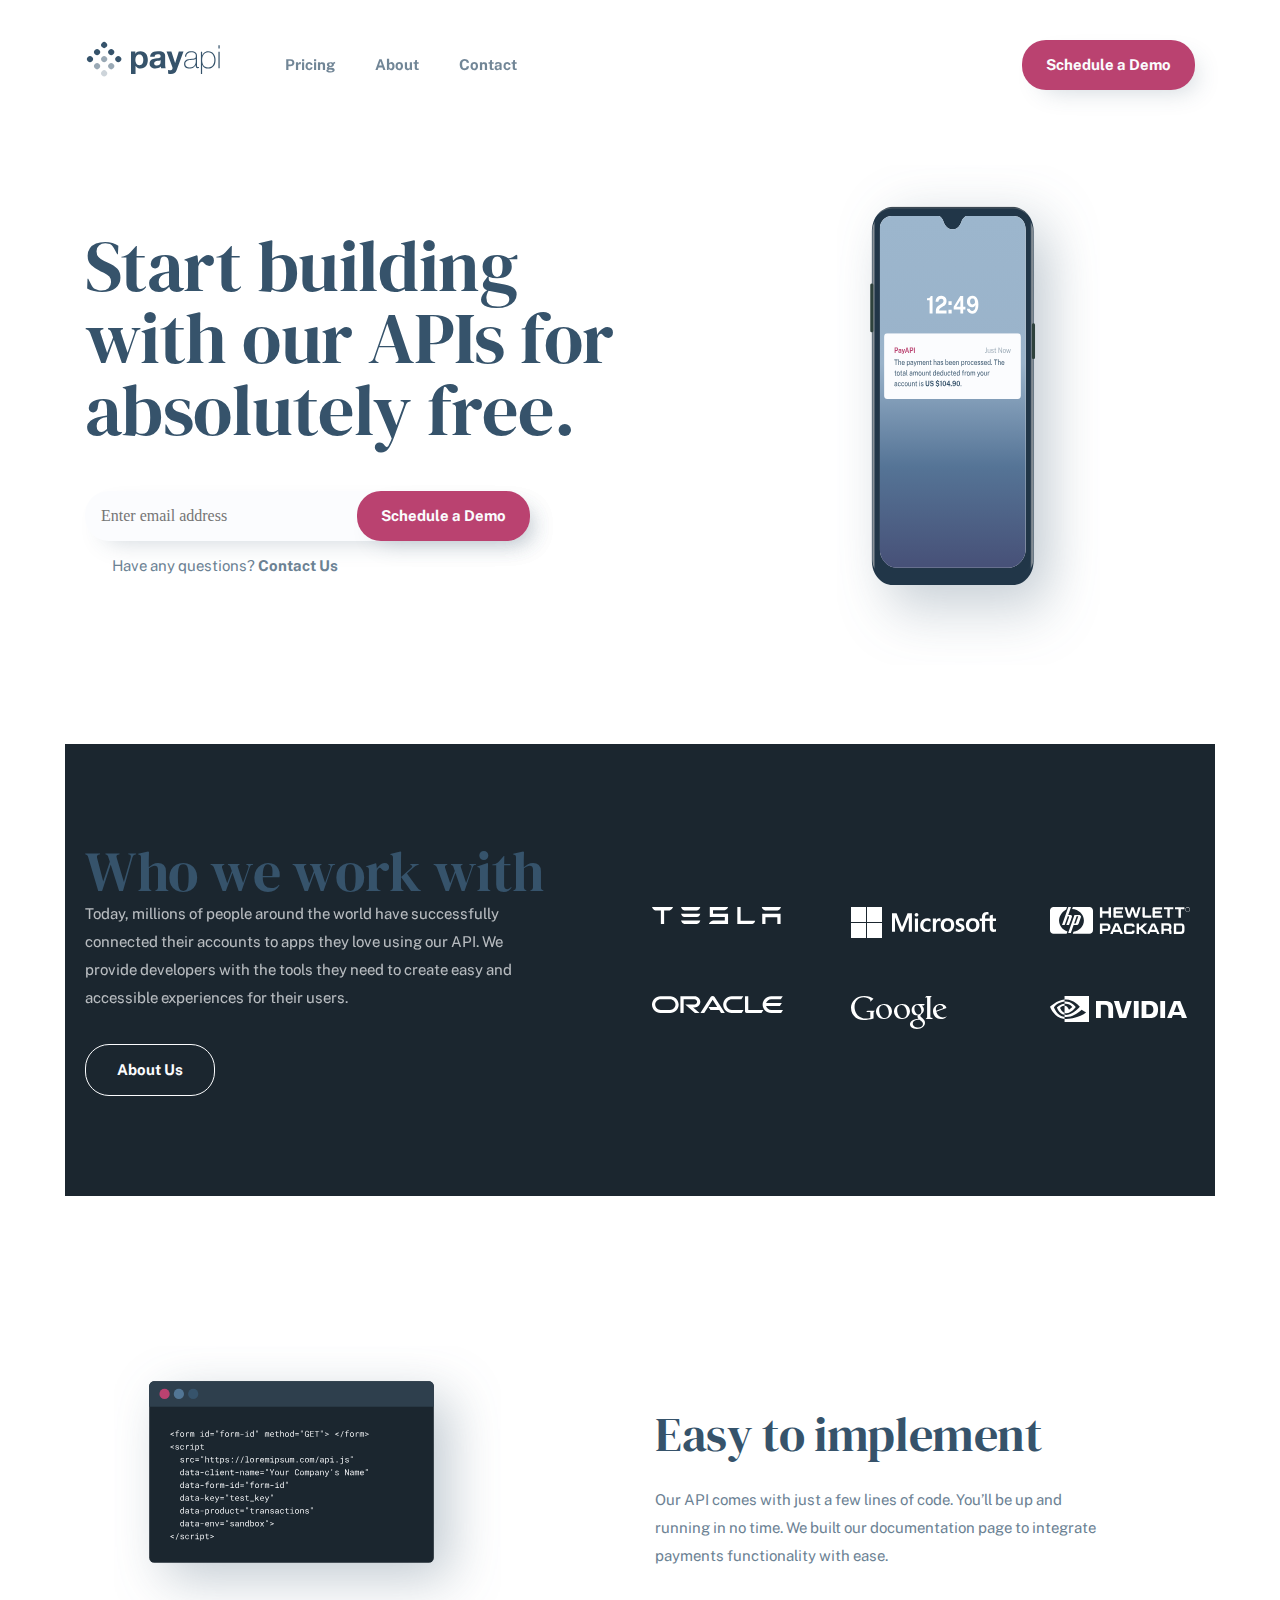
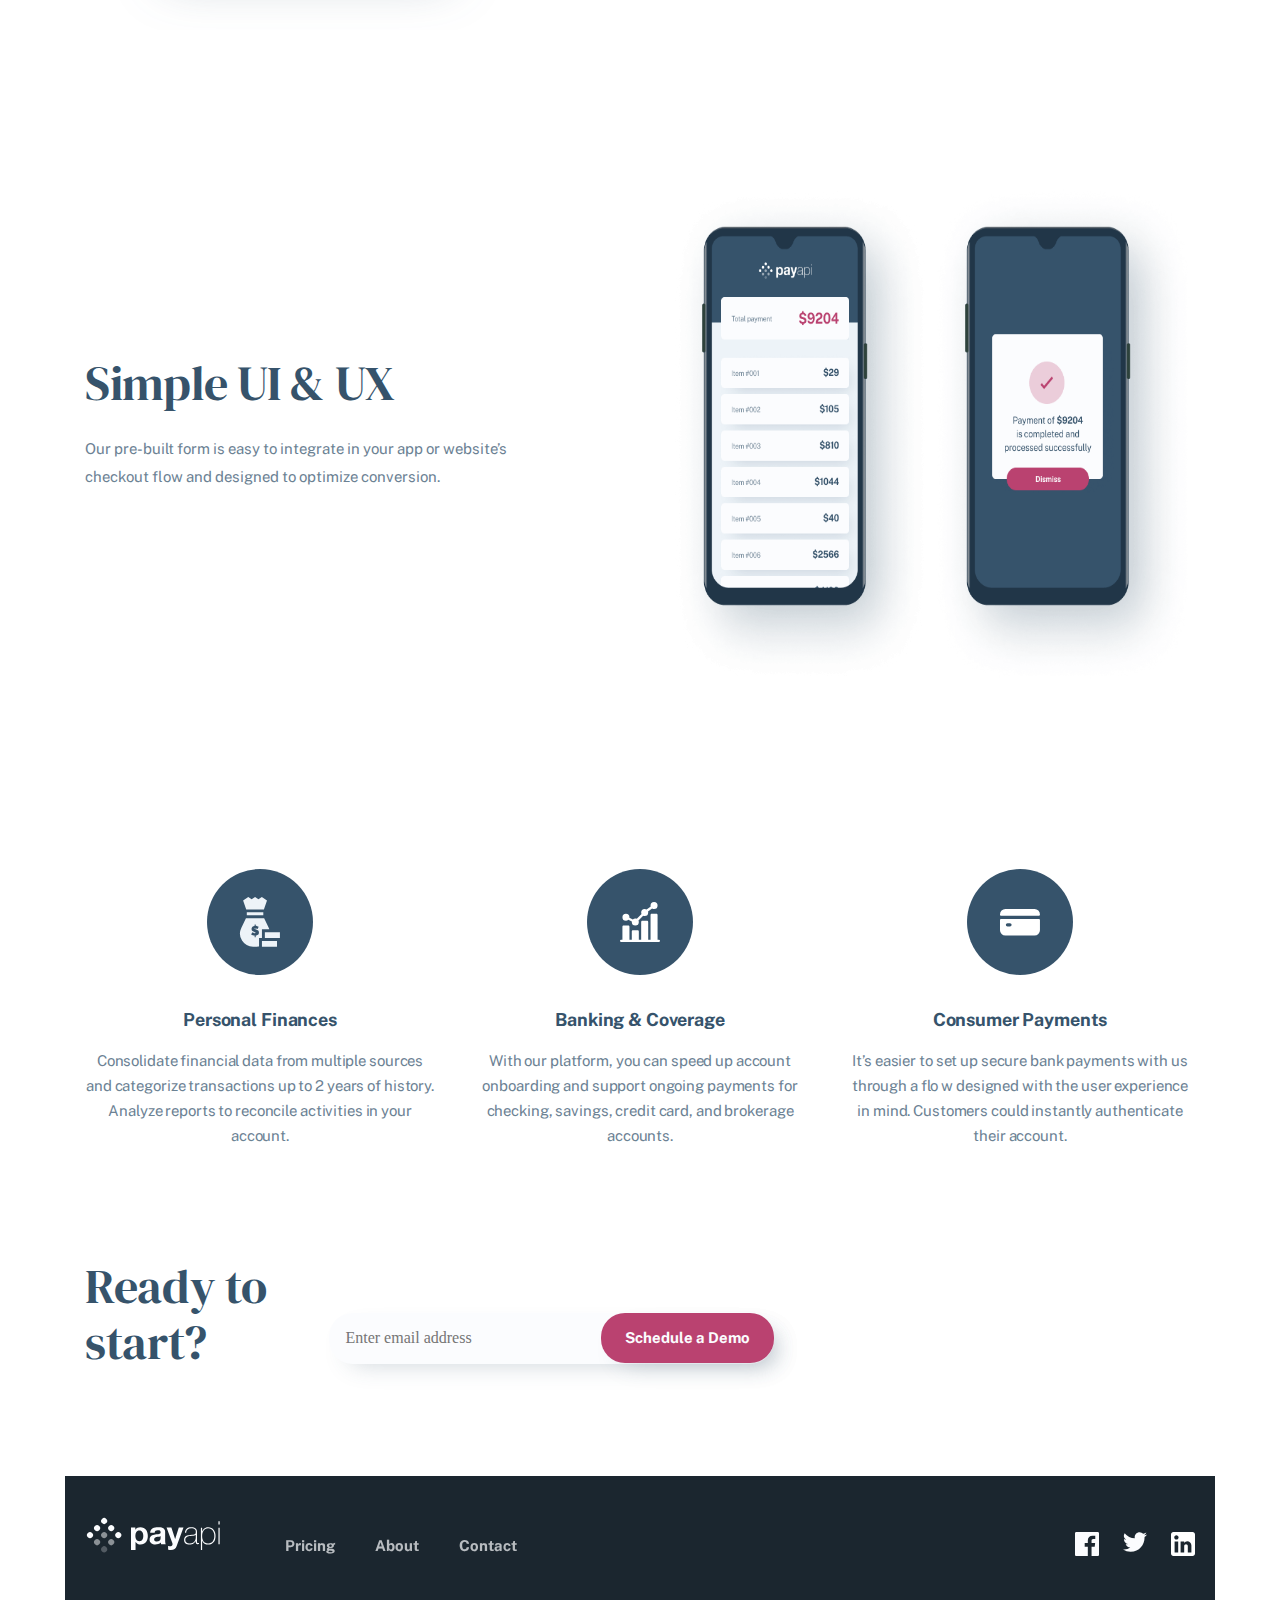
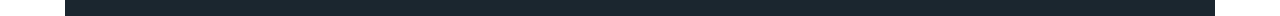
<file: index.html>
<!DOCTYPE html>
<html lang="en">
<head>
    <meta charset="UTF-8">
    <meta http-equiv="X-UA-Compatible" content="IE=edge">
    <meta name="viewport" content="width=device-width, initial-scale=1.0">
    <link rel="stylesheet" href="./css/main.min.css">
    <title>Payapi</title>
</head>
<body>
    
    <!-- Header -->
    
    <header class="header">
        <div class="container">
            <div class="header__inner">
                <a class="logo-link" href="./index.html">
                    <img
                    class="logo-link__image"
                    src="./images/payapi-logo.svg"
                    alt="Logo image"
                    width="135"
                    height="38"
                    />
                </a>
                <button class="nav__button">
                    <span class="span"><img src="./images/hamburger1.png" alt="x foto" width="22" height="22" ></span>
                    <span class="span"> <img src="./images/hamburger2.png" alt="hamburger foto" width="28" height="17" ></span>
                </button>
                <div class="header__inner__right">
                    
                    <!-- Nav  -->
                    
                    <nav class="nav">
                        <ul class="nav__list">
                            <li class="nav__item">
                                <a class="nav__link " href="pricing.html"> Pricing </a>
                            </li>
                            <li class="nav__item">
                                <a class="nav__link" href="about.html"> About </a>
                            </li>
                            <li class="nav__item">
                                <a class="nav__link" href="contact.html"> Contact </a>
                            </li>
                        </ul>
                    </nav>
                    
                    
                    <button class="header__button"   type="button">
                        <p class="header__button__paragraf">Schedule a Demo</p>
                    </button>
                </div>
            </div>
        </div>
    </header>
    
    <main class="main">
        
        <!-- Hero -->
        
        <section class="hero">
            <div class="container">
                <div class="hero__inner">
                    <form class="form" action="https://echo.htmlacademy.ru/" autocomplete="off" spellcheck="false" method="post">
                        <h1 class="hero__heading">Start building with our APIs for absolutely free.</h1>
                        <label class="hero__label">
                            
                            <input
                            class="hero__input"
                            type="email"
                            placeholder="Enter email address"
                            name="user_email"
                            required
                            
                            />
                            <button class="header__button hero__input__button"   type="submit">
                                <p class="header__button__paragraf">Schedule a Demo</p>
                            </button>
                        </label>
                        <p class="hero__paragraf">Have any questions? <strong class="hero__paragraf__strong">Contact Us</strong></p>
                    </form>
                    
                    <picture class="hero__picture">
                        <source
                        media="(max-width: 425px)"
                        srcset="./images/her-mobile@1x.svg 1x, ./images/hero-mobile@2x.svg 2x"
                        />
                        
                        <source
                        media="(max-width: 768px)"
                        srcset="./images/hero-tablet@1x.svg 1x, ./images/hero-tablet@2x.svg  2x"
                        />
                        <img
                        class="hero__img" 
                        src="./images/hero-phone.svg" 
                        alt="The payment has been processed. The total amount deducted from your account is US $104.90."
                        >
                    </picture>
                </div>
            </div>
        </section>
        
        <!--About  -->
        
        
        <section class="about__section">
            <div class="container">
                <div class="about__section__inner">
                    <div class="about__inner__left">
                        <h2 class="about__heading">Who we work with</h2>
                        <P class="about__paragraf">
                            Today, millions of people around the world have successfully connected their accounts to apps they love using our API. We provide developers with the tools they need to create easy and accessible experiences for their users. 
                        </P>
                        <a class="about__link" href="about.html">About Us</a>
                    </div>
                    
                    <div class="about__inner__right">
                        <ul class="about__logo__list">
                            <li class="about__logo__item"><img src="./images/tesla-logo.svg" alt="tesla kompaniyasining logosi" width="129" height="17"></li>
                            <li class="about__logo__item"><img src="./images/microsoft-logo.svg" alt="microsoft kompaniyasining logosi" width="145" height="31"></li>
                            <li class="about__logo__item"><img src="./images/hp-logo.svg" alt="hawlett kompanoyasining logosi " width="140" height="27"></li>
                            <li class="about__logo__item"><img src="./images/oracal-logo.svg" alt="oracle logo" width="131" height="17"></li>
                            <li class="about__logo__item"><img src="./images/google-logo.svg" alt="google logosi" width="96" height="33"></li>
                            <li class="about__logo__item"><img src="./images/nvidia-logo.svg" alt="nvida logosi" width="137" height="26"></li>
                        </ul>
                    </div>
                </div>
            </div>
        </section>
        
        <!-- Implement  -->
        
        <section class="implement">
            <div class="container">
                <div class="implement__inner">
                    <div class="implement__inner__left">
                        <picture class="implement__picture"> 
                            <source
                            media="(max-width: 425px)"
                            srcset="./images/implement-mobile@1x.png 1x, ./images/implement-mobile@2x.png 2x"
                            />
                            
                            <source
                            media="(max-width: 768px)"
                            srcset="./images/implement-tablet@1x.png 1x, ./images/implement-tablet@2x.png  2x"
                            />
                            <img class="implement__img" src="./images/implement.svg" 
                            srcset="./images/implement@1x.svg 1x , ./images/implement@2x.svg 2x"
                            alt="java script code's foto" 
                            
                            ></picture>
                        </div>
                        <div class="implement__inner__right">
                            <h2 class="implement__heading">Easy to implement</h2>
                            <P class="implement__paragraf">Our API comes with just a few lines of code. You’ll be up and running in no time. We built our documentation page to integrate payments functionality with ease.</P>
                        </div>
                    </div>
                </div>
            </section>
        
        <!-- Simple UI & UX -->
        
        <section class="simple">
            <div class="container">
                <div class="simple__inner">
                    <div class="simple__inner__left">
                        <h2 class="simple__heading">Simple UI & UX</h2>
                        <p class="simple__paragraf">Our pre-built form is easy to integrate in your app or website’s checkout flow and designed to optimize conversion. 
                        </p>
                    </div>
                    <div class="simple__inner__right">
                        <picture class="simple__pictures">
                            <img class="simple__img" src="./images/simple-1.png" alt="rasm tel"
                            srcset="./images/simple1@1x.png 1x , ./images/simple1@2x.png 2x">
                            
                        </picture>
                        
                        <picture class="simple__pictures">
                            <img class="simple__img" src="./images/simple-2.png" alt="rasm tel"
                            srcset="./images/simple2@1x.png 1x , ./images/simple2@2x.png 2x">
                        </picture>
                    </div>
                </div>
            </div>
        </section>
        
        <!--   Benefits section -->
        
        <section class="benefits">
            <div class="container">
                <h2 class="visually-hidden">Our benefits </h2>
                <ul class="benifits__list">
                    <li class=" benifits__item benefits__item__first">
                        <h3 class="benefits__heading">Personal Finances</h3>
                        <p class="benefits__paragraph">
                            Consolidate financial data from multiple sources and categorize transactions up
                            to 2 years of history. Analyze reports to reconcile activities in your account. 
                        </p>
                    </li>
                    
                    <li class="benifits__item  benefits__item__second">
                        <h3 class="benefits__heading">Banking & Coverage</h3>
                        <p class="benefits__paragraph">
                            With our platform, you can speed up account onboarding and
                            support ongoing payments for checking, savings, credit card, and brokerage accounts. 
                        </p>
                    </li>
                    
                    <li class="benifits__item benefits__item__third">
                        <h3 class="benefits__heading">Consumer Payments</h3>
                        <p class="benefits__paragraph">
                            It’s easier to set up secure bank payments with us through a flo
                            w designed with the user experience in mind. 
                            Customers could instantly authenticate their account.
                        </p>
                    </li>
                </ul>
            </div>
        </section>
        
        <!-- Ready to start? -->
        
        
        <section class="ready">
            <div class="container">
                <div  class="ready__inner">
                    <h2 class="ready__heading">Ready to start?</h2>
                    <form action="" class="form">
                        <label class="hero__label">
                        
                            <input
                            class="hero__input"
                            type="email"
                            placeholder="Enter email address"
                            name="user_email"
                            required
                        
                            />
                            <button class="header__button hero__input__button"   type="submit">
                                <p class="header__button__paragraf">Schedule a Demo</p>
                            </button>
                        </label>
                    </form>
                </div>
            </section>
        </main>
        
        <!-- Footer -->
        
        <footer class="footer">
            <div class="container">
                <div class="header__inner footer__inner">
                    <a class="logo-link footer__logo__link" href="./index.html">
                        <img
                        class="logo-link__image"
                        src="./images/footer logo.svg"
                        alt="Logo image"
                        width="135"
                        height="38"
                        />
                    </a>
                    
                    <div class="footer__inner__right ">
                        <!-- Nav  -->
                        
                        <nav class="nav">
                            <ul class="nav__list footer__nav__list">
                                <li class="nav__item ">
                                    <a class="nav__link footer__link" href="index.html"> Pricing </a>
                                </li>
                                <li class="nav__item">
                                    <a class="nav__link footer__link" href="about.html"> About </a>
                                </li>
                                <li class="nav__item">
                                    <a class="nav__link footer__link" href="contact.html"> Contact </a>
                                </li>
                            </ul>
                        </nav>
                        
                        <ul class="socials__list">
                            <li class="socials__item">
                                <a class="socials__link" href="google.com" >
                                    <svg width="24" height="24" fill="none" xmlns="http://www.w3.org/2000/svg"><path d="M22.675 0H1.325C.593 0 0 .593 0 1.325v21.351C0 23.407.593 24 1.325 24H12.82v-9.294H9.692v-3.622h3.128V8.413c0-3.1 1.893-4.788 4.659-4.788 1.325 0 2.463.099 2.795.143v3.24l-1.918.001c-1.504 0-1.795.715-1.795 1.763v2.313h3.587l-.467 3.622h-3.12V24h6.116c.73 0 1.323-.593 1.323-1.325V1.325C24 .593 23.407 0 22.675 0Z" fill="#FBFCFE"/></svg>
                                </a>
                            </li>
                            <li class="socials__item">
                                <a class="socials__link" href="#" >
                                    <svg width="24" height="20" fill="none" xmlns="http://www.w3.org/2000/svg"><path d="M24 2.557a9.83 9.83 0 0 1-2.828.775A4.932 4.932 0 0 0 23.337.608a9.864 9.864 0 0 1-3.127 1.195A4.916 4.916 0 0 0 16.616.248c-3.179 0-5.515 2.966-4.797 6.045A13.978 13.978 0 0 1 1.671 1.149a4.93 4.93 0 0 0 1.523 6.574 4.903 4.903 0 0 1-2.229-.616c-.054 2.281 1.581 4.415 3.949 4.89a4.935 4.935 0 0 1-2.224.084 4.928 4.928 0 0 0 4.6 3.419A9.9 9.9 0 0 1 0 17.54a13.94 13.94 0 0 0 7.548 2.212c9.142 0 14.307-7.721 13.995-14.646A10.025 10.025 0 0 0 24 2.557Z" fill="#FBFCFE"/></svg>
                                </a>
                            </li>
                            
                            <li class="socials__item">
                                <a class="socials__link" href="#"> 
                                    <svg width="24" height="24" fill="none" xmlns="http://www.w3.org/2000/svg"><path fill-rule="evenodd" clip-rule="evenodd" d="M2.4 0h19.2C22.92 0 24 1.08 24 2.4v19.2c0 1.32-1.08 2.4-2.4 2.4H2.4C1.08 24 0 22.92 0 21.6V2.4C0 1.08 1.08 0 2.4 0Zm1.2 20.4h3.6V9.6H3.6v10.8ZM5.4 7.56c-1.2 0-2.16-.96-2.16-2.16 0-1.2.96-2.16 2.16-2.16 1.2 0 2.16.96 2.16 2.16 0 1.2-.96 2.16-2.16 2.16ZM16.8 20.4h3.6v-6.84c0-2.28-1.92-4.2-4.2-4.2-1.08 0-2.4.72-3 1.68V9.6H9.6v10.8h3.6v-6.36c0-.96.84-1.8 1.8-1.8.96 0 1.8.84 1.8 1.8v6.36Z" fill="#fff"/></svg>
                                </a>
                            </li>
                        </ul>
                        
                        
                    </div>
                </div>
            </div>   
        </div>
        
    </footer>
    
    <script src="./main.js"></script>
</body>
</html>
</file>
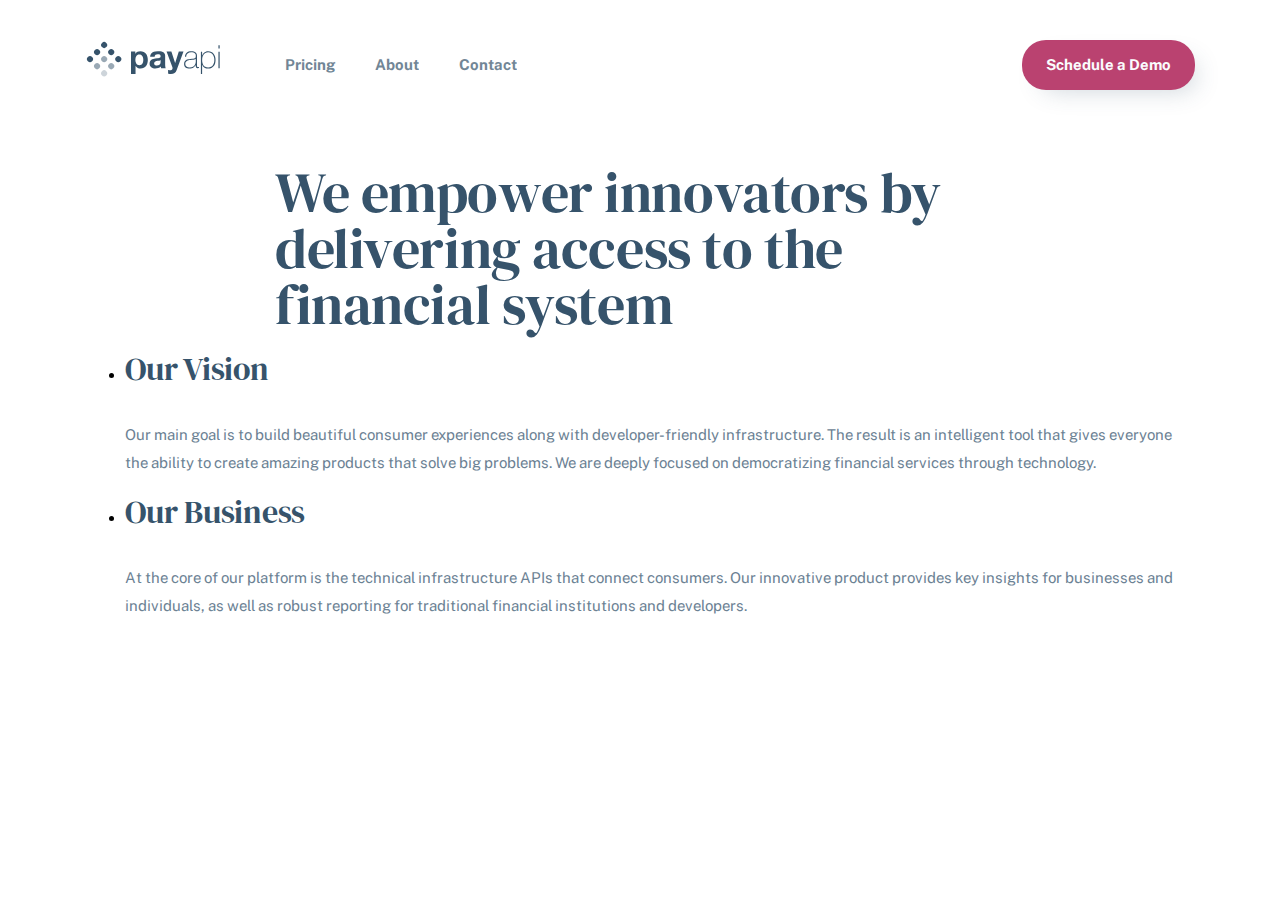
<file: about.html>
<!DOCTYPE html>
<html lang="en">
<head>
    <meta charset="UTF-8">
    <meta http-equiv="X-UA-Compatible" content="IE=edge">
    <meta name="viewport" content="width=device-width, initial-scale=1.0">
    <link rel="stylesheet" href="./css/main.min.css">
    <title>payapi-about</title>
</head>
<body>
    <!-- Header -->
    
    <header class="header">
        <div class="container">
            <div class="header__inner">
                <a class="logo-link" href="./index.html">
                    <img
                    class="logo-link__image"
                    src="./images/payapi-logo.svg"
                    alt="Logo image"
                    width="135"
                    height="38"
                    />
                </a>
                <button class="nav__button">
                    <span class="span"><img src="./images/hamburger1.png" alt="x foto" width="22" height="22" ></span>
                    <span class="span"> <img src="./images/hamburger2.png" alt="hamburger foto" width="28" height="17" ></span>
                </button>
                <div class="header__inner__right">
                    
                    <!-- Nav  -->
                    
                    <nav class="nav">
                        <ul class="nav__list">
                            <li class="nav__item">
                                <a class="nav__link " href="index.html"> Pricing </a>
                            </li>
                            <li class="nav__item">
                                <a class="nav__link" href="about.html"> About </a>
                            </li>
                            <li class="nav__item">
                                <a class="nav__link" href="contact.html"> Contact </a>
                            </li>
                        </ul>
                    </nav>
                    
                    <button class="header__button"   type="button">
                        <p class="header__button__paragraf">Schedule a Demo</p>
                    </button>
                </div>
            </div>
        </div>
    </header>
    
    <!-- Main -->
    
    <section class="about">
        <div class="container">
            
            <h3 class="about__heading">
                We empower innovators by delivering access to the financial system
            </h3>
            
            <ul class="about__list">
                <li class="about__item">
                    <h3 class="about__item__heading">Our Vision</h3>
                    
                    <p class="about__item__paragraph">
                        Our main goal is to build beautiful consumer experiences along 
                        with developer-friendly infrastructure.
                        The result is an intelligent tool that gives everyone the ability 
                        to create amazing products that solve big problems.
                        We are deeply focused on democratizing financial services through technology.
                    </p>
                </li>
                <li class="about__item">
                    <h3 class="about__item__heading">Our Business</h3>
                    
                    <p class="about__item__paragraph">
                        At the core of our platform is the technical infrastructure APIs that connect consumers.
                        Our innovative product provides key insights for businesses and individuals, 
                        as well as robust reporting for traditional financial institutions and developers. 
                    </p>
                </li>
            </ul>
        </div>
    </section>
</body>
</html>
</file>
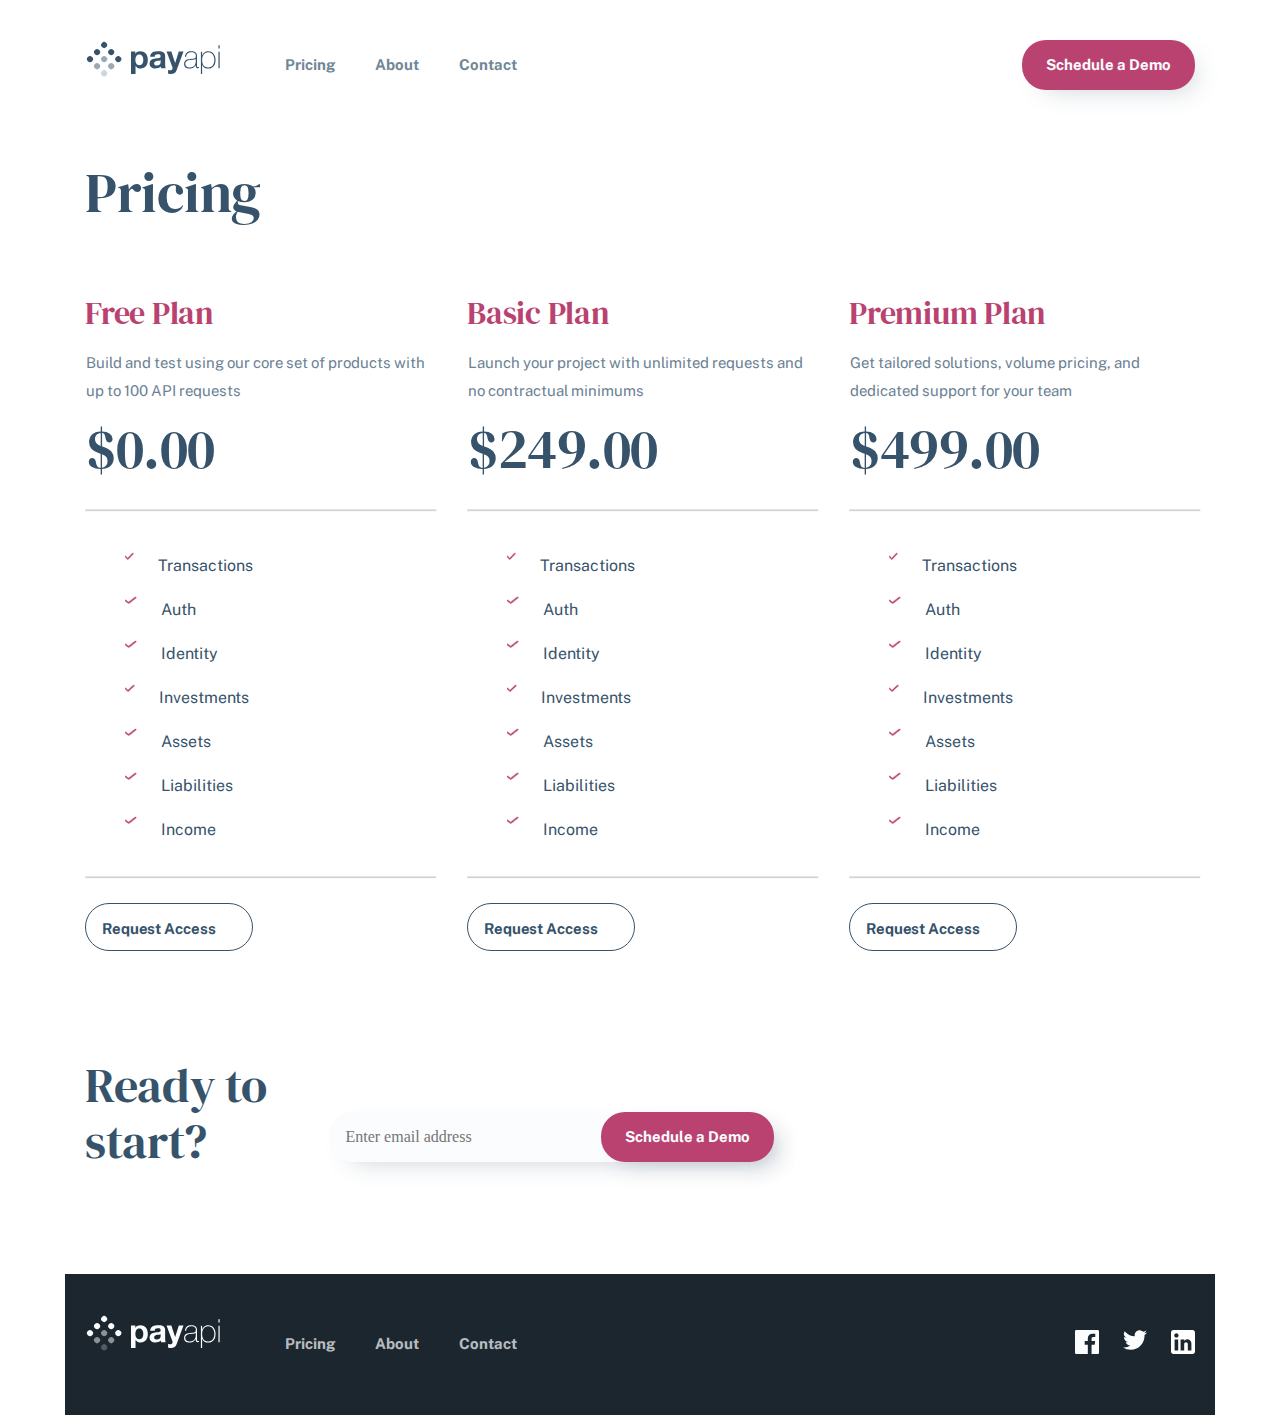
<file: pricing.html>
<!DOCTYPE html>
<html lang="en">
<head>
    <meta charset="UTF-8">
    <meta http-equiv="X-UA-Compatible" content="IE=edge">
    <meta name="viewport" content="width=device-width, initial-scale=1.0">
    <link rel="stylesheet" href="./css/main.min.css">
    <title>Payapi-pricing</title>
</head>
<body>
    
    <!-- Header -->
    
    <header class="header">
        <div class="container">
            <div class="header__inner">
                <a class="logo-link" href="./index.html">
                    <img
                    class="logo-link__image"
                    src="./images/payapi-logo.svg"
                    alt="Logo image"
                    width="135"
                    height="38"
                    />
                </a>
                <button class="nav__button">
                    <span class="span"><img src="./images/hamburger1.png" alt="x foto" width="22" height="22" ></span>
                    <span class="span"> <img src="./images/hamburger2.png" alt="hamburger foto" width="28" height="17" ></span>
                </button>
                <div class="header__inner__right">
                    
                    <!-- Nav  -->
                    
                    <nav class="nav">
                        <ul class="nav__list">
                            <li class="nav__item">
                                <a class="nav__link " href="index.html"> Pricing </a>
                            </li>
                            <li class="nav__item">
                                <a class="nav__link" href="about.html"> About </a>
                            </li>
                            <li class="nav__item">
                                <a class="nav__link" href="contact.html"> Contact </a>
                            </li>
                        </ul>
                    </nav>
                    
                    
                    <button class="header__button"   type="button">
                        <p class="header__button__paragraf">Schedule a Demo</p>
                    </button>
                </div>
            </div>
        </div>
    </header>
    
    <!-- Main -->
    
    <main class="main">
        
        <section class="pricing">
            <div class="container">
                <h2 class="pricing__heading">Pricing</h2>
                
                <div class="pricing__box">
                    
                    <div class="pricing__info">
                        <h3 class="pricing__info__heading">Free Plan</h3>
                        
                        <p class="pricing__info__text">
                            Build and test using our core set of products with up to 100 API requests 
                        </p>
                        <p class="pricing__info__number">$0.00</p>
                        
                        <hr class="line">
                        
                        
                        <!-- <span class="pricing__line"></span> -->
                        
                        <div class="plan">
                            <ul class="plan__list">
                                <li class="plan__item">
                                    <img class="plan__img" src="./images/galchka.png" alt="selected" width="12" height="8">
                                    <p class="plan__text">Transactions</p>
                                </li>
                                
                                <li class="plan__item">
                                    <img class="plan__img" src="./images/galchka.png" alt="selected" width="12" height="8">
                                    <p class="plan__text">Auth</p>
                                </li>
                                
                                <li class="plan__item">
                                    <img class="plan__img" src="./images/galchka.png" alt="selected" width="12" height="8">
                                    <p class="plan__text">Identity</p>
                                </li>
                                
                                <li class="plan__item">
                                    <img class="plan__img" src="./images/galchka.png" alt="selected" width="12" height="8">
                                    <p class="plan__text">Investments</p>
                                </li>
                                
                                <li class="plan__item">
                                    <img class="plan__img" src="./images/galchka.png" alt="selected" width="12" height="8">
                                    <p class="plan__text">Assets</p>
                                </li>
                                
                                <li class="plan__item">
                                    <img class="plan__img" src="./images/galchka.png" alt="selected" width="12" height="8">
                                    <p class="plan__text">Liabilities</p>
                                </li>
                                
                                <li class="plan__item">
                                    <img class="plan__img" src="./images/galchka.png" alt="selected" width="12" height="8">
                                    <p class="plan__text">Income</p>
                                </li>
                            </ul>
                        </div>
                        
                        <hr class="line">
                        
                        <a class="plan__link" href="#">Request Access</a>
                    </div>
                    
                    <div class="pricing__info">
                        <h3 class="pricing__info__heading">Basic Plan</h3>
                        
                        <p class="pricing__info__text">
                            Launch your project with unlimited requests and no contractual minimums 
                        </p>
                        <p class="pricing__info__number">$249.00</p>
                        <!-- <span class="pricing__line"></span> -->
                        <hr class="line">
                        
                        <div class="plan">
                            <ul class="plan__list">
                                <li class="plan__item">
                                    <img class="plan__img" src="./images/galchka.png" alt="selected" width="12" height="8">
                                    <p class="plan__text">Transactions</p>
                                </li>
                                
                                <li class="plan__item">
                                    <img class="plan__img" src="./images/galchka.png" alt="selected" width="12" height="8">
                                    <p class="plan__text">Auth</p>
                                </li>
                                
                                <li class="plan__item">
                                    <img class="plan__img" src="./images/galchka.png" alt="selected" width="12" height="8">
                                    <p class="plan__text">Identity</p>
                                </li>
                                
                                <li class="plan__item">
                                    <img class="plan__img" src="./images/galchka.png" alt="selected" width="12" height="8">
                                    <p class="plan__text">Investments</p>
                                </li>
                                
                                <li class="plan__item">
                                    <img class="plan__img" src="./images/galchka.png" alt="selected" width="12" height="8">
                                    <p class="plan__text">Assets</p>
                                </li>
                                
                                <li class="plan__item">
                                    <img class="plan__img" src="./images/galchka.png" alt="selected" width="12" height="8">
                                    <p class="plan__text">Liabilities</p>
                                </li>
                                
                                <li class="plan__item">
                                    <img class="plan__img" src="./images/galchka.png" alt="selected" width="12" height="8">
                                    <p class="plan__text">Income</p>
                                </li>
                            </ul>
                        </div>
                        
                        <hr class="line">
                        
                        <a class="plan__link" href="#">Request Access</a>
                    </div>
                    
                    <div class="pricing__info">
                        <h3 class="pricing__info__heading">Premium Plan</h3>
                        
                        <p class="pricing__info__text">
                            Get tailored solutions, volume pricing, and dedicated support for your team  
                        </p>
                        <p class="pricing__info__number">$499.00</p>
                        <!-- <span class="pricing__line"></span> -->
                        <hr class="line">
                        
                        <div class="plan">
                            <ul class="plan__list">
                                <li class="plan__item">
                                    <img class="plan__img" src="./images/galchka.png" alt="selected" width="12" height="8">
                                    <p class="plan__text">Transactions</p>
                                </li>
                                
                                <li class="plan__item">
                                    <img class="plan__img" src="./images/galchka.png" alt="selected" width="12" height="8">
                                    <p class="plan__text">Auth</p>
                                </li>
                                
                                <li class="plan__item">
                                    <img class="plan__img" src="./images/galchka.png" alt="selected" width="12" height="8">
                                    <p class="plan__text">Identity</p>
                                </li>
                                
                                <li class="plan__item">
                                    <img class="plan__img" src="./images/galchka.png" alt="selected" width="12" height="8">
                                    <p class="plan__text">Investments</p>
                                </li>
                                
                                <li class="plan__item">
                                    <img class="plan__img" src="./images/galchka.png" alt="selected" width="12" height="8">
                                    <p class="plan__text">Assets</p>
                                </li>
                                
                                <li class="plan__item">
                                    <img class="plan__img" src="./images/galchka.png" alt="selected" width="12" height="8">
                                    <p class="plan__text">Liabilities</p>
                                </li>
                                
                                <li class="plan__item">
                                    <img class="plan__img" src="./images/galchka.png" alt="selected" width="12" height="8">
                                    <p class="plan__text">Income</p>
                                </li>
                            </ul>
                        </div>
                        
                        <hr class="line">
                        <a class="plan__link" href="#">Request Access</a>
                    </div>
                </div>
            </div>
        </section>
        
        
        
        <!-- Ready to start? -->
        
        
        <section class="ready">
            <div class="container">
                <div  class="ready__inner">
                    <h2 class="ready__heading">Ready to start?</h2>
                    <form action="" class="form">
                        <label class="hero__label">
                            
                            <input
                            class="hero__input"
                            type="email"
                            placeholder="Enter email address"
                            name="user_email"
                            required
                            
                            />
                            <button class="header__button hero__input__button"   type="submit">
                                <p class="header__button__paragraf">Schedule a Demo</p>
                            </button>
                        </label>
                    </form>
                </div>
            </section>
        </main>
        
        <!-- Footer -->
        
        <footer class="footer">
            <div class="container">
                <div class="header__inner footer__inner">
                    <a class="logo-link footer__logo__link" href="./index.html">
                        <img
                        class="logo-link__image"
                        src="./images/footer logo.svg"
                        alt="Logo image"
                        width="135"
                        height="38"
                        />
                    </a>
                    
                    <div class="footer__inner__right ">
                        <!-- Nav  -->
                        
                        <nav class="nav">
                            <ul class="nav__list footer__nav__list">
                                <li class="nav__item ">
                                    <a class="nav__link footer__link" href="index.html"> Pricing </a>
                                </li>
                                <li class="nav__item">
                                    <a class="nav__link footer__link" href="about.html"> About </a>
                                </li>
                                <li class="nav__item">
                                    <a class="nav__link footer__link" href="contact.html"> Contact </a>
                                </li>
                            </ul>
                        </nav>
                        
                        <ul class="socials__list">
                            <li class="socials__item">
                                <a class="socials__link" href="google.com" >
                                    <svg width="24" height="24" fill="none" xmlns="http://www.w3.org/2000/svg"><path d="M22.675 0H1.325C.593 0 0 .593 0 1.325v21.351C0 23.407.593 24 1.325 24H12.82v-9.294H9.692v-3.622h3.128V8.413c0-3.1 1.893-4.788 4.659-4.788 1.325 0 2.463.099 2.795.143v3.24l-1.918.001c-1.504 0-1.795.715-1.795 1.763v2.313h3.587l-.467 3.622h-3.12V24h6.116c.73 0 1.323-.593 1.323-1.325V1.325C24 .593 23.407 0 22.675 0Z" fill="#FBFCFE"/></svg>
                                </a>
                            </li>
                            <li class="socials__item">
                                <a class="socials__link" href="#" >
                                    <svg width="24" height="20" fill="none" xmlns="http://www.w3.org/2000/svg"><path d="M24 2.557a9.83 9.83 0 0 1-2.828.775A4.932 4.932 0 0 0 23.337.608a9.864 9.864 0 0 1-3.127 1.195A4.916 4.916 0 0 0 16.616.248c-3.179 0-5.515 2.966-4.797 6.045A13.978 13.978 0 0 1 1.671 1.149a4.93 4.93 0 0 0 1.523 6.574 4.903 4.903 0 0 1-2.229-.616c-.054 2.281 1.581 4.415 3.949 4.89a4.935 4.935 0 0 1-2.224.084 4.928 4.928 0 0 0 4.6 3.419A9.9 9.9 0 0 1 0 17.54a13.94 13.94 0 0 0 7.548 2.212c9.142 0 14.307-7.721 13.995-14.646A10.025 10.025 0 0 0 24 2.557Z" fill="#FBFCFE"/></svg>
                                </a>
                            </li>
                            
                            <li class="socials__item">
                                <a class="socials__link" href="#"> 
                                    <svg width="24" height="24" fill="none" xmlns="http://www.w3.org/2000/svg"><path fill-rule="evenodd" clip-rule="evenodd" d="M2.4 0h19.2C22.92 0 24 1.08 24 2.4v19.2c0 1.32-1.08 2.4-2.4 2.4H2.4C1.08 24 0 22.92 0 21.6V2.4C0 1.08 1.08 0 2.4 0Zm1.2 20.4h3.6V9.6H3.6v10.8ZM5.4 7.56c-1.2 0-2.16-.96-2.16-2.16 0-1.2.96-2.16 2.16-2.16 1.2 0 2.16.96 2.16 2.16 0 1.2-.96 2.16-2.16 2.16ZM16.8 20.4h3.6v-6.84c0-2.28-1.92-4.2-4.2-4.2-1.08 0-2.4.72-3 1.68V9.6H9.6v10.8h3.6v-6.36c0-.96.84-1.8 1.8-1.8.96 0 1.8.84 1.8 1.8v6.36Z" fill="#fff"/></svg>
                                </a>
                            </li>
                        </ul>
                    </div>
                </div>
            </div>   
        </div>
        
    </footer>
    
    <script src="./main.js"></script>
</body>
</html>
</file>
<file: css/main.min.css>
/*! normalize.css v8.0.1 | MIT License | github.com/necolas/normalize.css */html{line-height:1.15;-webkit-text-size-adjust:100%}body{margin:0}main{display:block}h1{font-size:2em;margin:0.67em 0}hr{-webkit-box-sizing:content-box;box-sizing:content-box;height:0;overflow:visible}pre{font-family:monospace, monospace;font-size:1em}a{background-color:transparent}abbr[title]{border-bottom:none;text-decoration:underline;-webkit-text-decoration:underline dotted;text-decoration:underline dotted}b,strong{font-weight:bolder}code,kbd,samp{font-family:monospace, monospace;font-size:1em}small{font-size:80%}sub,sup{font-size:75%;line-height:0;position:relative;vertical-align:baseline}sub{bottom:-0.25em}sup{top:-0.5em}img{border-style:none}button,input,optgroup,select,textarea{font-family:inherit;font-size:100%;line-height:1.15;margin:0}button,input{overflow:visible}button,select{text-transform:none}button,[type="button"],[type="reset"],[type="submit"]{-webkit-appearance:button}button::-moz-focus-inner,[type="button"]::-moz-focus-inner,[type="reset"]::-moz-focus-inner,[type="submit"]::-moz-focus-inner{border-style:none;padding:0}button:-moz-focusring,[type="button"]:-moz-focusring,[type="reset"]:-moz-focusring,[type="submit"]:-moz-focusring{outline:1px dotted ButtonText}fieldset{padding:0.35em 0.75em 0.625em}legend{-webkit-box-sizing:border-box;box-sizing:border-box;color:inherit;display:table;max-width:100%;padding:0;white-space:normal}progress{vertical-align:baseline}textarea{overflow:auto}[type="checkbox"],[type="radio"]{-webkit-box-sizing:border-box;box-sizing:border-box;padding:0}[type="number"]::-webkit-inner-spin-button,[type="number"]::-webkit-outer-spin-button{height:auto}[type="search"]{-webkit-appearance:textfield;outline-offset:-2px}[type="search"]::-webkit-search-decoration{-webkit-appearance:none}::-webkit-file-upload-button{-webkit-appearance:button;font:inherit}details{display:block}summary{display:list-item}template{display:none}[hidden]{display:none}@font-face{font-family:'DM Serif Display';font-style:normal;font-weight:400;src:url("../fonts/dm-serif-display-v5-latin-regular.woff2") format("woff2"),url("../fonts/dm-serif-display-v5-latin-regular.woff") format("woff")}@font-face{font-family:'Public Sans';font-style:normal;font-weight:400;src:url("../fonts/public-sans-v7-latin-regular.woff2") format("woff2"),url("../fonts/public-sans-v7-latin-regular.woff") format("woff")}@font-face{font-family:'Public Sans';font-style:normal;font-weight:700;src:url("../fonts/public-sans-v7-latin-700.woff2") format("woff2"),url("../fonts/public-sans-v7-latin-700.woff") format("woff")}*{-webkit-box-sizing:border-box;box-sizing:border-box}html{height:100%}body{height:100%;display:-webkit-box;display:-ms-flexbox;display:flex;-webkit-box-orient:vertical;-webkit-box-direction:normal;-ms-flex-direction:column;flex-direction:column;margin:0;padding:0}.img{vertical-align:middle;-o-object-fit:cover;object-fit:cover}.main{-webkit-box-flex:1;-ms-flex-positive:1;flex-grow:1}.container{max-width:1150px;width:100%;margin:0 auto;padding:0 20px}.visually-hidden{clip:rect(0 0 0 0);-webkit-clip-path:inset(50%);clip-path:inset(50%);height:1px;overflow:hidden;position:absolute;white-space:nowrap;width:1px}p{margin-top:0}h1,h2,h3,h4,h5,h6{margin-top:0}.container{max-width:1150px;width:100%;margin:0 auto;padding:0 20px}.header__inner{display:-webkit-box;display:-ms-flexbox;display:flex;-webkit-box-pack:justify;-ms-flex-pack:justify;justify-content:space-between;padding-top:40px;margin-bottom:75px}.header__inner__right{width:100%;display:-webkit-box;display:-ms-flexbox;display:flex;-webkit-box-align:center;-ms-flex-align:center;align-items:center;-webkit-box-pack:justify;-ms-flex-pack:justify;justify-content:space-between}.logo-link{margin:0;padding:0;margin-right:65px}@media only screen and (max-width: 768px){.header__inner{margin-bottom:148px}}@media only screen and (max-width: 768px){.header__inner{margin-bottom:35px}}.nav__button{display:none;border:none;background-color:transparent}.nav__list{display:-webkit-box;display:-ms-flexbox;display:flex;list-style:none;-webkit-box-align:center;-ms-flex-align:center;align-items:center;margin:0;padding:0}.nav__item+.nav__item{margin:0;padding:0;margin-left:40px}.nav__link{text-decoration:none;font-size:15px;font-style:normal;font-weight:700;line-height:18px;letter-spacing:0px;text-align:left;font-family:"Public Sans", "Arial", sans-serif;color:#36536b;opacity:0.7}.nav__link:hover{opacity:1}@media only screen and (max-width: 670px){.nav__button{display:block;z-index:101}.nav__button span:nth-child(2){display:none}.header--active span:nth-child(1){display:none}.header--active span:nth-child(2){display:block}.header__inner__right{display:none}.header__button{display:none}.header--active .header__inner__right{display:block;position:absolute;padding-top:140px;top:0;width:300px;height:100vh;right:0;z-index:100;background-color:#1b262f}.header--active .header__button{display:block;margin:0 auto}.header--active .nav__list{width:250px;-webkit-box-orient:vertical;-webkit-box-direction:normal;-ms-flex-direction:column;flex-direction:column;margin:0 auto;margin-bottom:32px;padding-top:43px;top:0;left:0;border-top:1px solid #fbfcfe}.header--active .nav__item+.nav__item{margin-left:0;margin-top:32px}.header--active .nav__link{font-style:normal;font-weight:bold;font-size:20px;line-height:23px;font-family:"Public Sans", "Arial", sans-serif;color:#fbfcfe}}.header__button{width:173px;border:none;margin:0;padding:16px;text-align:center;background-color:#BA4270;-webkit-box-shadow:10px 10px 25px -10px rgba(54,83,107,0.25);box-shadow:10px 10px 25px -10px rgba(54,83,107,0.25);border-radius:24px;cursor:pointer}.header__button:hover{background-color:#DA6D97}.header__button__paragraf{margin:0;padding:0;font-size:15px;font-style:normal;font-weight:700;line-height:18px;letter-spacing:-0.11538461595773697px;text-align:center;font-family:'Public Sans' ,'Arial', sans-serif;color:#FBFCFE}.hero__inner{display:-webkit-box;display:-ms-flexbox;display:flex;-webkit-box-pack:justify;-ms-flex-pack:justify;justify-content:space-between;margin:0;margin-bottom:75px;padding:0;padding-right:95px}.form{display:block;margin:0;padding:0;padding-top:65px;max-width:100%;width:100%}.hero__heading{max-width:546px;margin:0;margin-bottom:45px;padding:0;font-size:72px;font-style:normal;font-weight:400;line-height:72px;letter-spacing:-0.5538461804389954px;text-align:left;font-family:"DM Serif Display", "Times new roman", serif;color:#36536b}.hero__label{position:relative;max-width:445px;width:100%}.hero__input{max-width:445px;width:100%;margin:0;margin-bottom:16px;padding:16px;-webkit-box-shadow:10px 10px 25px -10px rgba(54,83,107,0.25);box-shadow:10px 10px 25px -10px rgba(54,83,107,0.25);border-radius:24px;background:#fbfcfe;border:none}.header__button__paragraf{font-size:15px;font-style:normal;font-weight:700;line-height:18px;letter-spacing:0px;text-align:center;font-family:"Public Sans", "Arial", sans-serif}.hero__input__button{position:absolute;right:0}.hero__paragraf{margin:0;padding:0;padding-left:27px;font-size:15px;font-style:normal;font-weight:400;line-height:18px;letter-spacing:0px;text-align:left;font-family:"Public Sans", "Arial", sans-serif;color:#6c8294}.hero__paragraf__strong{font-weight:700}.hero__img{width:263px;height:500px;padding:0}@media only screen and (max-width: 950px){.hero__inner{padding-right:0}}@media only screen and (max-width: 850px){.hero__label{display:block;margin:0 auto;text-align:center;padding:0;margin-bottom:38px}}@media only screen and (max-width: 768px){.hero__inner{-webkit-box-orient:vertical;-webkit-box-direction:reverse;-ms-flex-direction:column-reverse;flex-direction:column-reverse;-webkit-box-align:center;-ms-flex-align:center;align-items:center;margin-bottom:100px;-webkit-box-pack:end;-ms-flex-pack:end;justify-content:flex-end}.form{padding-top:0}.hero__heading{margin:0 auto;padding:0;margin-bottom:22px;max-width:570px;width:100%;font-size:48px;line-height:56px;text-align:center}.hero__input{margin:0 auto;text-align:left;margin-bottom:16px}.hero__paragraf{padding:0;text-align:center}.hero__img{margin:0;padding:0;width:156px;height:300px}}@media only screen and (max-width: 670px){.hero__heading{max-width:327px;font-size:32px;line-height:36px;font-family:"DM Serif Display", "Times new roman", serif}.hero__input__button{display:block;max-width:100%;width:100%;position:unset;text-align:center}.hero__img{width:128px;height:240px}}@media only screen and (max-width: 425px){.hero__inner{margin-bottom:80px}}.about__section .container{background-color:#1B262F}.about__section__inner{display:-webkit-box;display:-ms-flexbox;display:flex;-webkit-box-pack:justify;-ms-flex-pack:justify;justify-content:space-between;margin-bottom:150px;padding-top:100px;padding-bottom:100px;-webkit-box-align:center;-ms-flex-align:center;align-items:center}.about__heading{margin:0;margin-bottom:24px;font-size:48px;font-style:normal;font-weight:400;line-height:56px;letter-spacing:-0.3692307770252228px;text-align:left;font-family:'DM Serif Display', 'Times new roman' ,serif;color:#FBFCFE}.about__paragraf{margin:0;margin-bottom:32px;max-width:445px;width:100%;font-size:15px;font-style:normal;font-weight:400;line-height:28px;letter-spacing:0px;text-align:left;font-family:'Public Sans' ,'Arial', sans-serif;color:#FBFCFE;opacity:0.7}.about__link{display:block;max-width:130px;margin:0;padding:16px;border-radius:24px;border:1px solid #FBFCFE;color:#FBFCFE;text-decoration:none;font-size:15px;font-style:normal;font-weight:700;line-height:18px;letter-spacing:-0.11538461595773697px;text-align:center;font-family:'Public Sans' ,'Arial', sans-serif}.about__logo__list{padding:0;margin:0;display:-ms-grid;display:grid;-ms-grid-columns:(1fr)[3];grid-template-columns:repeat(3, 1fr);grid-gap:54px  54px;list-style-type:none}@media only screen and (max-width: 1030px){.about__section__inner{-webkit-box-orient:vertical;-webkit-box-direction:reverse;-ms-flex-direction:column-reverse;flex-direction:column-reverse;-webkit-box-pack:end;-ms-flex-pack:end;justify-content:flex-end;padding:88px 0}.about__heading{text-align:center}.about__paragraf{text-align:center}.about__link{margin:0 auto}}@media only screen and (max-width: 768px){.about__heading{font-size:48px;line-height:56px;letter-spacing:-0.3692307770252228px}.about__paragraf{max-width:456px;font-size:15px;line-height:28px;letter-spacing:0px}.about__logo__list{margin:0;margin-bottom:23px}}@media only screen and (max-width: 550px){.about__logo__list{-ms-grid-columns:(1fr)[2];grid-template-columns:repeat(2, 1fr);grid-gap:44px  50px}}@media only screen and (max-width: 450px){.about__heading{font-size:32px;line-height:36px;letter-spacing:-0.2461538463830948px}}@media only screen and (max-width: 425px){.about__section__inner{margin-bottom:80px;padding:80px 0}.about__logo__list{margin-bottom:56px}.about__heading{margin-bottom:16px}.about__paragraf{max-width:327px;margin-bottom:60px;font-size:15px;line-height:28px}}@media only screen and (max-width: 350px){.about__logo__list{grid-gap:20px  30px}}.implement__inner{display:-webkit-box;display:-ms-flexbox;display:flex;margin:0;margin-bottom:150px;padding:0}.implement__inner__left{margin:0;margin-right:125px;padding:0}.implement__img{padding:0}.implement__inner__right{max-width:445px;width:100%;padding-top:60px}.implement__heading{margin:0;margin-bottom:24px;padding:0;font-size:48px;font-style:normal;font-weight:400;line-height:56px;letter-spacing:-0.3692307770252228px;text-align:left;font-family:'DM Serif Display', 'Times new roman' ,serif;color:#36536B}.implement__paragraf{padding:0;margin:0;color:#6C8294;font-size:15px;font-style:normal;font-weight:400;line-height:28px;letter-spacing:0px;text-align:left;font-family:'Public Sans' ,'Arial', sans-serif}.implement__img{width:445px;height:284px}@media only screen and (max-width: 1030px){.implement__inner{margin-bottom:100px;-webkit-box-orient:vertical;-webkit-box-direction:normal;-ms-flex-direction:column;flex-direction:column;-webkit-box-align:center;-ms-flex-align:center;align-items:center}.implement__inner__left{margin:0;margin-bottom:48px;padding:0}.implement__heading{text-align:center}.implement__paragraf{text-align:center}}@media only screen and (max-width: 768px){.implement__inner__right{max-width:573px;width:100%;padding:0}.implement__heading{font-size:48px;line-height:56px;letter-spacing:-0.3692307770252228px}.implement__img{width:392px;height:250px}}@media only screen and (max-width: 450px){.implement__heading{font-size:36px;line-height:36px}.implement__img{width:328px;height:209px}}@media only screen and (max-width: 425px){.implement__inner{margin:0 auto;margin-bottom:80px;max-width:328px}}.simple__inner{display:-webkit-box;display:-ms-flexbox;display:flex;-webkit-box-pack:justify;-ms-flex-pack:justify;justify-content:space-between;margin-bottom:180px}.simple__inner__left{max-width:445px;width:100%;padding:0;padding-top:170px}.simple__heading{margin:0;padding:0;margin-bottom:24px;font-size:48px;font-style:normal;font-weight:400;line-height:56px;letter-spacing:-0.3692307770252228px;text-align:left;font-family:'DM Serif Display', 'Times new roman' ,serif;color:#36536B}.simple__paragraf{font-size:15px;font-style:normal;font-weight:400;line-height:28px;letter-spacing:0px;text-align:left;font-family:'Public Sans' ,'Arial', sans-serif;color:#6C8294}.simple__inner__right{display:-webkit-box;display:-ms-flexbox;display:flex}.simple__img{width:263px;height:500px}@media only screen and (max-width: 1030px){.simple__inner{-webkit-box-orient:vertical;-webkit-box-direction:reverse;-ms-flex-direction:column-reverse;flex-direction:column-reverse;-webkit-box-pack:end;-ms-flex-pack:end;justify-content:flex-end;-webkit-box-align:center;-ms-flex-align:center;align-items:center;margin-bottom:100px}.simple__inner__left{max-width:575px;padding-top:0}.simple__heading{text-align:center}.simple__paragraf{margin:0;text-align:center}}@media only screen and (max-width: 768px){.simple__heading{font-size:48px;line-height:56px}.simple__img{width:165px;height:320px}}@media only screen and (max-width: 425px){.simple__inner{margin-bottom:100px}.simple__inner__left{max-width:328px}.simple__heading{font-size:36px;line-height:36px}.simple__img{width:152px;height:290px}}.benifits__list{display:-webkit-box;display:-ms-flexbox;display:flex;padding:0;margin:0;margin-bottom:100px;list-style-type:none;text-align:center;-webkit-box-pack:justify;-ms-flex-pack:justify;justify-content:space-between}.benifits__item{max-width:350px;width:100%;margin:0;padding:0}.benefits__item__first::before{display:block;margin:0 auto;margin-bottom:32px;width:106px;height:106px;background-image:url("../../images/benefits1.svg");content:''}.benefits__item__second{margin:0 15px}.benefits__item__second::before{display:block;margin:0 auto;margin-bottom:32px;width:106px;height:106px;background-image:url("../../images/benefits2.svg");content:''}.benefits__item__third::before{display:block;margin:0 auto;margin-bottom:32px;width:106px;height:106px;background-image:url("../../images/benefits3.svg");content:''}.benefits__heading{margin:0;margin-bottom:16px;padding:0;font-size:18px;font-style:normal;font-weight:700;line-height:25px;letter-spacing:-0.13846154510974884px;text-align:center;font-family:'Public Sans' ,'Arial', sans-serif;color:#36536B}.benefits__paragraph{margin:0;padding:0;font-size:15px;font-style:normal;font-weight:400;line-height:25px;letter-spacing:-0.11538461595773697px;text-align:center;font-family:'Public Sans' ,'Arial', sans-serif;color:#6C8294}@media only screen and (max-width: 768px){.benifits__item{max-width:223px}}@media only screen and (max-width: 650px){.benifits__list{-webkit-box-orient:vertical;-webkit-box-direction:normal;-ms-flex-direction:column;flex-direction:column;-webkit-box-align:center;-ms-flex-align:center;align-items:center;margin-bottom:80px}.benifits__item{max-width:328px}.benifits__item+.benifits__item{margin-top:48px}}@media only screen and (max-width: 425px){.benifits__list{-webkit-box-orient:vertical;-webkit-box-direction:normal;-ms-flex-direction:column;flex-direction:column;-webkit-box-align:center;-ms-flex-align:center;align-items:center;margin-bottom:80px}.benifits__item{max-width:328px}.benifits__item+.benifits__item{margin-top:48px}}.ready__inner{display:-webkit-box;display:-ms-flexbox;display:flex;width:100%;-webkit-box-align:center;-ms-flex-align:center;align-items:center;-webkit-box-pack:justify;-ms-flex-pack:justify;justify-content:space-between;margin-bottom:96px}.ready__heading{margin:0;padding:0;font-size:48px;font-style:normal;font-weight:400;line-height:56px;letter-spacing:-0.3692307770252228px;text-align:left;font-family:"DM Serif Display", "Times new roman", serif;color:#36536b}.hero__input__ready{margin:0}@media only screen and (max-width: 850px){.ready__inner{-webkit-box-orient:vertical;-webkit-box-direction:normal;-ms-flex-direction:column;flex-direction:column}.ready__heading{margin-bottom:40px;text-align:center}.hero__input__ready{margin-bottom:16px}}@media only screen and (max-width: 768px){.ready__inner{margin-bottom:100px}.hero__input__ready{margin-bottom:16px}}@media only screen and (max-width: 425px){.ready__inner{margin-bottom:80px}}.footer .container{background-color:#1B262F}.footer__inner{margin:0;padding:40px 0}.footer__inner__right{width:100%;display:-webkit-box;display:-ms-flexbox;display:flex;-webkit-box-align:center;-ms-flex-align:center;align-items:center;-webkit-box-pack:justify;-ms-flex-pack:justify;justify-content:space-between}.footer__link{color:#FBFCFE}.socials__list{display:-webkit-box;display:-ms-flexbox;display:flex;list-style-type:none}.socials__item+.socials__item{margin-left:24px}.socials__link:hover path{fill:red}@media only screen and (max-width: 670px){.footer__inner{-webkit-box-orient:vertical;-webkit-box-direction:normal;-ms-flex-direction:column;flex-direction:column;-webkit-box-align:center;-ms-flex-align:center;align-items:center}.footer__logo__link{margin:0 auto;margin-bottom:40px}.footer__inner__right{-webkit-box-orient:vertical;-webkit-box-direction:normal;-ms-flex-direction:column;flex-direction:column}.footer__nav__list{margin-bottom:40px}.socials__list{padding:0}}@media only screen and (max-width: 425px){.footer__inner{margin:0;padding-b:55px}.footer__nav__list{-webkit-box-orient:vertical;-webkit-box-direction:normal;-ms-flex-direction:column;flex-direction:column}.nav__item+.nav__item{margin-left:0;margin-top:31px}}.pricing__box{display:-webkit-box;display:-ms-flexbox;display:flex}.pricing__info{-webkit-box-align:center;-ms-flex-align:center;align-items:center;margin:0 auto;margin-right:30px}.pricing__heading{width:100%;max-width:546px;margin-bottom:72px;font-family:DM Serif Display;font-style:normal;font-weight:normal;font-size:56px;line-height:56px;letter-spacing:-0.430769px;color:#36536B}.pricing__info__heading{width:100%;max-width:350px;-webkit-box-align:center;-ms-flex-align:center;align-items:center;margin-right:auto;margin-bottom:16px;font-family:DM Serif Display;font-style:normal;font-weight:normal;font-size:32px;line-height:40px;letter-spacing:-0.246154px;color:#BA4270}.pricing__info__text{width:100%;max-width:350px;-webkit-box-align:center;-ms-flex-align:center;align-items:center;margin:0 auto;margin-bottom:8px;font-family:Public Sans;font-style:normal;font-weight:normal;font-size:15px;line-height:28px;color:#6C8294}.pricing__info__number{width:100%;max-width:350px;-webkit-box-align:center;-ms-flex-align:center;align-items:center;margin:0 auto;margin-bottom:24px;font-family:DM Serif Display;font-style:normal;font-weight:normal;font-size:56px;line-height:72px;letter-spacing:-0.430769px;color:#36536B}@media only screen and (max-width: 1150px){.pricing__heading{width:100%;max-width:399px;text-align:center;margin:0 auto;margin-bottom:96px}.pricing__info__heading{width:100%;max-width:223px;white-space:nowrap;margin:0 auto;margin-bottom:13px;text-align:center}.pricing__info__text{width:100%;max-width:223px;margin:0 auto;margin-bottom:19px;text-align:center}.pricing__info__number{width:100%;max-width:223px;margin:0 auto;margin-bottom:21px;text-align:center}}@media only screen and (max-width: 750px){.pricing__info__text{width:100%;max-width:170px}}@media only screen and (max-width: 630px){.pricing__heading{width:100%;max-width:327px;margin:0 auto;margin-bottom:48px;text-align:center}.pricing__box{-webkit-box-orient:vertical;-webkit-box-direction:normal;-ms-flex-direction:column;flex-direction:column}.pricing__info{width:100%;max-width:327px;margin:0 auto;margin-bottom:17px;text-align:center}}.line{width:350px;height:1px;margin-top:0;margin-bottom:24px;background-color:#36536b;mix-blend-mode:normal;opacity:0.25}.plan{display:-webkit-box;display:-ms-flexbox;display:flex}.plan__list{list-style-type:none}.plan__item{display:-webkit-box;display:-ms-flexbox;display:flex}.plan__img{width:100%;max-width:12px;height:8px;margin-right:24px}.plan__text{width:100%;max-width:91px;height:28px;font-family:Public Sans;font-style:normal;font-weight:normal;font-size:16px;line-height:28px;color:#36536b}.plan__link{display:block;width:100%;max-width:168px;height:48px;margin-bottom:96px;padding:16px;border:1px solid #36536b;-webkit-box-sizing:border-box;box-sizing:border-box;border-radius:24px;font-family:Public Sans;font-style:normal;font-weight:bold;font-size:15px;list-style-type:none;text-decoration:none;line-height:18px;letter-spacing:-0.115385px;color:#36536b}@media only screen and (max-width: 1150px){.line{width:100%;max-width:223px;margin-bottom:24px}.plan__img{width:100%;max-width:12px}.plan__text{width:100%;max-width:91px}.plan__link{width:100%;max-width:168px;margin:0 auto;margin-bottom:100px;text-align:center}.ready__heading{width:100%;max-width:456px;margin:0 auto;margin-bottom:40px;text-align:center}}@media only screen and (max-width: 630px){.plan__list{width:100%;margin:0 auto;margin-bottom:24px;padding:0;text-align:center}.plan__item{-webkit-box-pack:center;-ms-flex-pack:center;justify-content:center;margin:0 auto;text-align:left}}.about__heading{width:100%;max-width:730px;margin:0 auto;-webkit-box-align:center;-ms-flex-align:center;align-items:center;font-family:DM Serif Display;font-style:normal;font-weight:normal;font-size:56px;line-height:56px;letter-spacing:-0.430769px;color:#36536B}.about__item__heading{font-family:DM Serif Display;font-style:normal;font-weight:normal;font-size:32px;line-height:40px;letter-spacing:-0.246154px;color:#36536B}.about__item__paragraph{font-family:Public Sans;font-style:normal;font-weight:normal;font-size:15px;line-height:28px;color:#6C8294}
/*# sourceMappingURL=main.min.css.map */
</file>
